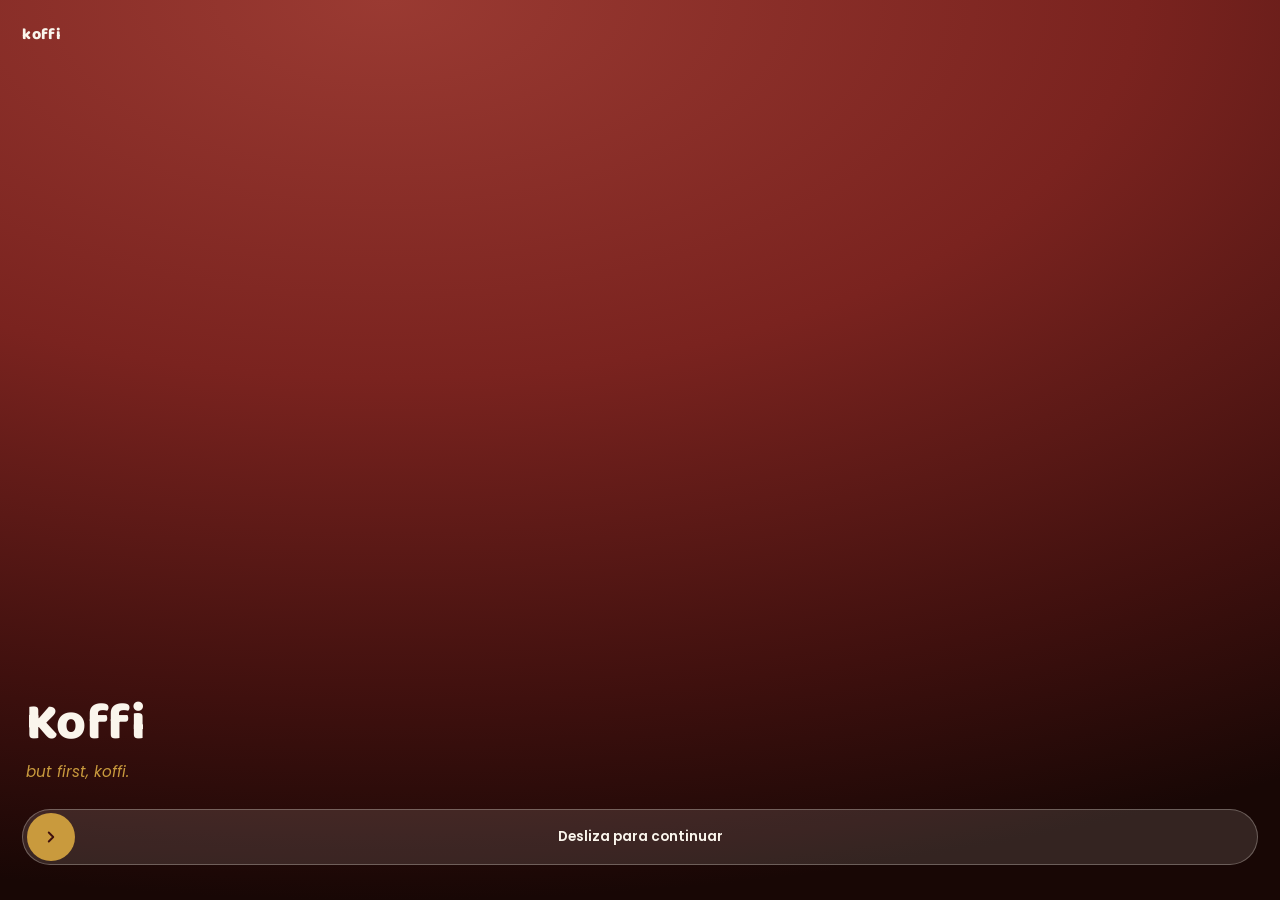
<file: index.html>
<!DOCTYPE html>
<html lang="es">
<head>
<meta charset="UTF-8">
<meta name="viewport" content="width=device-width, initial-scale=1.0">
<title>Koffi</title>
<meta name="description" content="Koffi Cuernavaca — menú, merch y eventos">
<link rel="preconnect" href="https://fonts.googleapis.com">
<link rel="preconnect" href="https://fonts.gstatic.com" crossorigin>
<link href="https://fonts.googleapis.com/css2?family=Baloo+2:wght@500;700;800&family=Poppins:wght@300;400;500;600;700&display=swap" rel="stylesheet">
<link rel="stylesheet" href="styles.css">
<style>
  html,body{height:100%;margin:0;overflow:hidden;}

  /* ---------- Portada (swipe) ---------- */
  .hero{
    position:relative;
    height:100vh;
    height:100dvh;
    display:flex;
    flex-direction:column;
    justify-content:space-between;
    overflow:hidden;
    color:var(--cream);
    /* EDITAR: cambia el gradiente por background-image:url('tu-foto.jpg') background-size:cover
       cuando tengas una foto real de café para la portada */
    background:radial-gradient(140% 100% at 30% 0%, var(--wine-soft) 0%, var(--wine) 42%, var(--wine-deep) 78%, #180705 100%);
  }
  .hero-top{display:flex;justify-content:space-between;align-items:center;padding:1.4rem 1.4rem 0;}
  .logo-mark{font-family:'Baloo 2',sans-serif;font-weight:800;font-size:1rem;letter-spacing:0.02em;color:var(--cream);}
  .hero-copy{padding:0 1.6rem;margin-top:auto;}
  .hero-copy h1{font-family:'Baloo 2',sans-serif;font-weight:800;font-size:clamp(2.4rem,11vw,3.2rem);line-height:1.05;margin:0 0 0.5rem;}
  .hero-copy p{font-family:'Poppins',sans-serif;font-style:italic;font-size:0.95rem;color:var(--gold);margin:0;}

  .swipe-wrap{padding:1.6rem 1.4rem 2.2rem;}
  .swipe-pill{
    position:relative;height:56px;border-radius:999px;
    background:rgba(250,245,236,0.12);border:1px solid rgba(250,245,236,0.28);
    display:flex;align-items:center;padding:4px;cursor:pointer;user-select:none;
  }
  .swipe-label{
    position:absolute;left:0;right:0;text-align:center;
    font-family:'Poppins',sans-serif;font-weight:600;font-size:0.85rem;
    color:var(--cream);pointer-events:none;
  }
  .swipe-handle{
    width:48px;height:48px;border-radius:50%;background:var(--gold);
    display:flex;align-items:center;justify-content:center;position:relative;z-index:2;
    touch-action:none;
  }
  .swipe-handle svg{width:18px;height:18px;}

  /* ---------- Menú (overlay) ---------- */
  .menu-screen{
    position:fixed;inset:0;background:var(--wine-deep);color:var(--cream);
    transform:translateY(100%);transition:transform .45s cubic-bezier(.4,0,.2,1);
    z-index:10;overflow:hidden;
  }
  .menu-screen.open{transform:translateY(0);}
  .menu-circle{position:absolute;top:-70px;right:-70px;width:210px;height:210px;border-radius:50%;background:var(--gold);opacity:0.9;}
  .menu-top{display:flex;justify-content:space-between;align-items:center;padding:1.4rem 1.4rem 0;position:relative;z-index:2;}
  .menu-close{background:none;border:none;color:var(--cream);font-size:1.5rem;line-height:1;cursor:pointer;padding:4px;}
  .menu-list{padding:3rem 1.6rem 0;position:relative;z-index:2;display:flex;flex-direction:column;gap:1.1rem;}
  .menu-list a{text-decoration:none;font-family:'Baloo 2',sans-serif;font-weight:700;font-size:1.7rem;color:rgba(250,245,236,0.45);}
  .menu-list a.active{color:var(--cream);}
  .menu-rule{margin:2.5rem 1.6rem 0;border:none;border-top:1px solid rgba(250,245,236,0.2);}

  :root{
    --wine:#7a231f;
    --wine-deep:#3f100e;
    --wine-soft:#9a3a32;
    --cream:#faf5ec;
    --cream-2:#f1e6d5;
    --ink:#241512;
    --ink-dim:#7a6a61;
    --gold:#c99a3d;
    --rule:rgba(36,21,18,0.12);
  }

  *{box-sizing:border-box;}
  html{-webkit-tap-highlight-color:transparent;}
  body{
    margin:0;
    background:var(--cream);
    color:var(--ink);
    font-family:'Poppins', sans-serif;
    -webkit-font-smoothing:antialiased;
    min-height:100vh;
  }

  @media (prefers-reduced-motion: no-preference){
    .reveal{
      opacity:0;
      transform:translateY(14px);
      transition:opacity .6s ease, transform .6s ease;
    }
    .reveal.is-visible{opacity:1;transform:translateY(0);}
  }

  /* ---------- Header ---------- */
  header{
    padding:2.6rem 1.25rem 2.2rem;
    text-align:center;
    background:radial-gradient(120% 100% at 50% 0%, var(--wine-soft) 0%, var(--wine) 45%, var(--wine-deep) 100%);
    color:var(--cream);
    position:relative;
  }

  .badge{
    width:88px;
    height:88px;
    border-radius:50%;
    background:var(--cream);
    border:3px solid var(--ink);
    display:flex;
    flex-direction:column;
    align-items:center;
    justify-content:center;
    margin:0 auto 1rem;
    line-height:0.78;
    box-shadow:0 4px 0 rgba(0,0,0,0.25);
  }
  .badge span{
    font-family:'Baloo 2', sans-serif;
    font-weight:800;
    font-size:1.55rem;
    color:var(--wine);
    letter-spacing:0.01em;
  }

  h1{
    font-family:'Baloo 2', sans-serif;
    font-weight:800;
    font-size:clamp(2.6rem, 10vw, 3.4rem);
    margin:0;
    line-height:1;
    letter-spacing:0.01em;
    color:var(--cream);
  }
  .location{
    font-family:'Poppins', sans-serif;
    font-weight:600;
    font-size:0.78rem;
    letter-spacing:0.3em;
    text-transform:uppercase;
    color:var(--gold);
    margin:0.55rem 0 0;
  }
  .tagline{
    font-family:'Poppins', sans-serif;
    font-weight:400;
    font-style:italic;
    color:rgba(250,245,236,0.75);
    margin:0.8rem 0 0;
    font-size:0.98rem;
  }

  .pdf-btn{
    display:inline-flex;
    align-items:center;
    gap:0.5rem;
    margin-top:1.5rem;
    padding:0.65rem 1.3rem;
    border:1.5px solid var(--gold);
    border-radius:999px;
    color:var(--gold);
    text-decoration:none;
    font-weight:600;
    font-size:0.85rem;
    letter-spacing:0.02em;
    transition:background .25s ease, color .25s ease;
  }
  .pdf-btn:hover{background:var(--gold);color:var(--wine-deep);}

  /* ---------- Sticky category nav ---------- */
  nav.categories{
    position:sticky;
    top:0;
    z-index:20;
    background:linear-gradient(var(--cream) 82%, transparent);
    padding:0.9rem 0 0.6rem;
    backdrop-filter:blur(2px);
  }
  .cat-scroll{
    display:flex;
    gap:0.55rem;
    overflow-x:auto;
    padding:0 1.1rem 0.3rem;
    scrollbar-width:none;
  }
  .cat-scroll::-webkit-scrollbar{display:none;}
  .cat-pill{
    flex:0 0 auto;
    font-family:'Poppins', sans-serif;
    font-weight:600;
    font-size:0.88rem;
    color:var(--wine);
    background:var(--cream);
    border:1.5px solid var(--wine);
    padding:0.45rem 1.05rem;
    border-radius:999px;
    cursor:pointer;
    white-space:nowrap;
    transition:all .2s ease;
  }
  .cat-pill.active{
    color:var(--cream);
    background:var(--wine);
    border-color:var(--wine);
  }

  /* ---------- Menu sections ---------- */
  main{
    max-width:640px;
    margin:0 auto;
    padding:0.6rem 1.1rem 3rem;
  }
  section.category{
    padding-top:2.2rem;
    scroll-margin-top:4.6rem;
  }
  .cat-heading{
    display:flex;
    align-items:center;
    gap:0.6rem;
    margin-bottom:0.5rem;
  }
  .cat-heading h2{
    font-family:'Baloo 2', sans-serif;
    font-weight:700;
    font-size:1.5rem;
    color:var(--wine);
    margin:0;
  }
  .count-chip{
    flex:0 0 auto;
    width:24px;
    height:24px;
    border-radius:50%;
    background:var(--gold);
    color:var(--wine-deep);
    font-family:'Poppins', sans-serif;
    font-weight:700;
    font-size:0.72rem;
    display:flex;
    align-items:center;
    justify-content:center;
  }
  .accent-bar{
    width:56px;
    height:5px;
    border-radius:999px;
    background:var(--gold);
    margin:0 0 1.15rem;
  }

  ul.items{list-style:none;margin:0;padding:0;}
  li.item{
    display:flex;
    justify-content:space-between;
    gap:1rem;
    padding:0.95rem 0;
    border-bottom:1px solid var(--rule);
  }
  li.item:last-child{border-bottom:none;}
  .item-info{flex:1;min-width:0;}
  .item-name-row{
    display:flex;
    align-items:center;
    flex-wrap:wrap;
    gap:0.4rem;
  }
  .item-name{
    font-weight:600;
    font-size:1.02rem;
    color:var(--ink);
  }
  .tag{
    font-size:0.63rem;
    font-weight:600;
    letter-spacing:0.03em;
    text-transform:uppercase;
    padding:0.15rem 0.5rem;
    border-radius:999px;
    border:1px solid var(--wine-soft);
    color:var(--wine);
  }
  .tag.star{
    border-color:var(--gold);
    color:var(--wine-deep);
    background:var(--gold);
    font-weight:700;
  }
  .item-desc{
    margin:0.25rem 0 0;
    font-size:0.85rem;
    color:var(--ink-dim);
    line-height:1.4;
  }
  .item-price{
    font-family:'Baloo 2', sans-serif;
    font-weight:700;
    font-size:1.1rem;
    color:var(--wine);
    white-space:nowrap;
    align-self:flex-start;
    padding-top:0.1rem;
  }

  /* ---------- Footer ---------- */
  footer{
    text-align:center;
    padding:2.4rem 1.25rem 3rem;
    background:var(--cream-2);
    color:var(--ink-dim);
    font-size:0.8rem;
    line-height:1.6;
  }
  footer .made{
    font-family:'Baloo 2', sans-serif;
    font-weight:700;
    font-size:1.05rem;
    color:var(--wine);
    margin-bottom:0.4rem;
  }
</style>
</head>
<body>

<div class="hero">
  <div class="hero-top">
    <span class="logo-mark">koffi</span>
  </div>
  <div class="hero-copy">
    <h1>Koffi</h1>
    <p>but first, koffi.</p>
  </div>
  <div class="swipe-wrap">
    <div class="swipe-pill" id="swipePill">
      <span class="swipe-label">Desliza para continuar</span>
      <div class="swipe-handle" id="swipeHandle">
        <svg viewBox="0 0 24 24" fill="none" stroke="#3f100e" stroke-width="2.5" stroke-linecap="round" stroke-linejoin="round"><path d="M9 6l6 6-6 6"/></svg>
      </div>
    </div>
  </div>
</div>

<!-- EDITAR: orden por longitud del texto, el más corto arriba -->
<div class="menu-screen" id="menuScreen">
  <div class="menu-circle"></div>
  <div class="menu-top">
    <span class="logo-mark">koffi</span>
    <button class="menu-close" id="menuClose" aria-label="Cerrar menú">&times;</button>
  </div>
  <nav class="menu-list">
    <a class="active" href="merch.html">Merch</a>
    <a href="eventos.html">Eventos</a>
    <a href="sucursal1.html">Menú sucursal 1</a>
    <a href="sucursal2.html">Menú sucursal 2</a>
  </nav>
  <hr class="menu-rule">
</div>

<script>
(function(){
  var pill = document.getElementById('swipePill');
  var handle = document.getElementById('swipeHandle');
  var menu = document.getElementById('menuScreen');
  var closeBtn = document.getElementById('menuClose');
  var dragging = false, startX = 0, currentX = 0, maxX = 0;

  function openMenu(){ menu.classList.add('open'); resetHandle(); }
  function closeMenu(){ menu.classList.remove('open'); }
  function resetHandle(){ handle.style.transform = 'translateX(0px)'; }

  function down(e){
    dragging = true;
    startX = e.clientX;
    maxX = pill.clientWidth - handle.clientWidth - 8;
    handle.setPointerCapture(e.pointerId);
  }
  function move(e){
    if(!dragging) return;
    currentX = Math.min(Math.max(0, e.clientX - startX), maxX);
    handle.style.transform = 'translateX(' + currentX + 'px)';
  }
  function up(){
    if(!dragging) return;
    dragging = false;
    if(currentX > maxX * 0.65){ openMenu(); } else { resetHandle(); }
    currentX = 0;
  }

  handle.addEventListener('pointerdown', down);
  window.addEventListener('pointermove', move);
  window.addEventListener('pointerup', up);
  pill.addEventListener('click', function(e){
    if(e.target === pill || e.target.classList.contains('swipe-label')) openMenu();
  });
  closeBtn.addEventListener('click', closeMenu);
})();
</script>

</body>
</html>
</file>
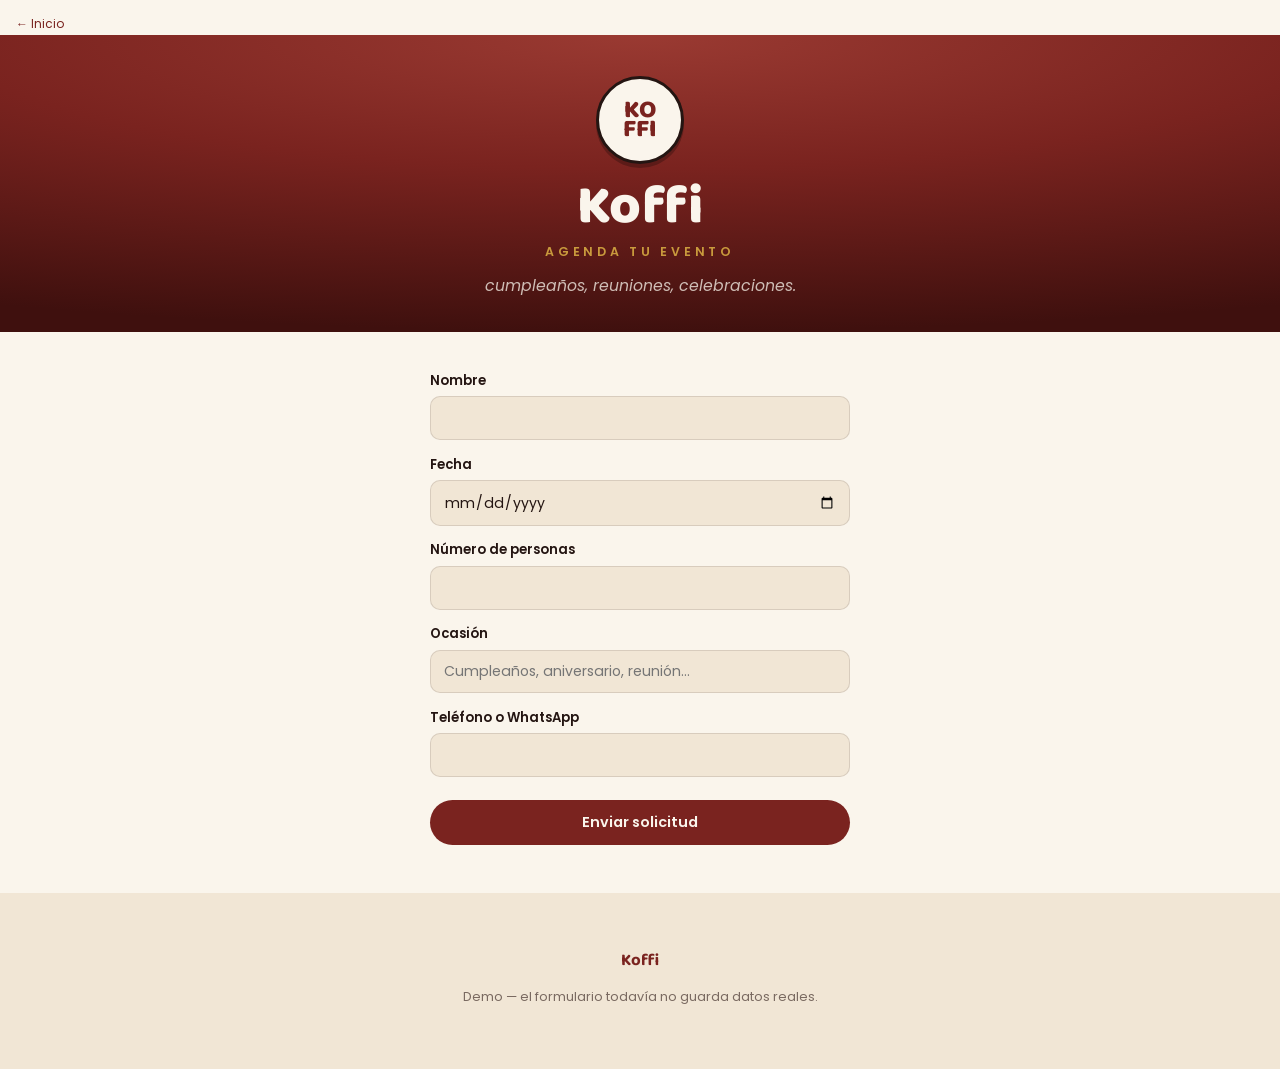
<file: eventos.html>
<!DOCTYPE html>
<html lang="es">
<head>
<meta charset="UTF-8">
<meta name="viewport" content="width=device-width, initial-scale=1.0">
<title>Koffi — Agenda tu evento</title>
<link rel="preconnect" href="https://fonts.googleapis.com">
<link rel="preconnect" href="https://fonts.gstatic.com" crossorigin>
<link href="https://fonts.googleapis.com/css2?family=Baloo+2:wght@500;700;800&family=Poppins:wght@300;400;500;600;700&display=swap" rel="stylesheet">
<link rel="stylesheet" href="styles.css">
<style>
  main.eventos{max-width:460px;margin:0 auto;padding:1.5rem 1.25rem 3rem;}
  main.eventos label{display:block;font-family:'Poppins',sans-serif;font-weight:600;font-size:0.82rem;color:var(--ink);margin:0.9rem 0 0.35rem;}
  main.eventos input{
    width:100%;box-sizing:border-box;border:1px solid var(--rule);border-radius:10px;
    padding:0.65rem 0.8rem;font-family:'Poppins',sans-serif;font-size:0.88rem;
    background:var(--cream-2);color:var(--ink);
  }
  .eventos-btn{
    margin-top:1.4rem;width:100%;background:var(--wine);color:var(--cream);border:none;
    border-radius:999px;font-family:'Poppins',sans-serif;font-weight:600;font-size:0.9rem;
    padding:0.75rem;cursor:pointer;
  }
  .eventos-btn:hover{background:var(--wine-deep);}
  #ok{display:none;text-align:center;padding:2rem 0;}
</style>
</head>
<body>

<div style="padding:0.6rem 1rem 0;"><a href="index.html" style="font-family:'Poppins',sans-serif;font-size:0.75rem;color:var(--wine);text-decoration:none;">&larr; Inicio</a></div>

<header>
  <div class="badge"><span>KO</span><span>FFI</span></div>
  <h1>Koffi</h1>
  <p class="location">Agenda tu evento</p>
  <p class="tagline">cumpleaños, reuniones, celebraciones.</p>
</header>

<!-- EDITAR: este formulario solo simula el envío. -->
<!-- Conéctalo a Google Forms, Supabase o Airtable para guardar las reservas de verdad. -->
<main class="eventos" id="form-wrap">
  <form id="eventoForm" onsubmit="return mostrarConfirmacion(event)">
    <label for="nombre">Nombre</label>
    <input id="nombre" required>
    <label for="fecha">Fecha</label>
    <input id="fecha" type="date" required>
    <label for="personas">Número de personas</label>
    <input id="personas" type="number" min="1" required>
    <label for="ocasion">Ocasión</label>
    <input id="ocasion" placeholder="Cumpleaños, aniversario, reunión…">
    <label for="contacto">Teléfono o WhatsApp</label>
    <input id="contacto" required>
    <button class="eventos-btn" type="submit">Enviar solicitud</button>
  </form>
</main>

<main class="eventos" id="ok">
  <p style="font-family:'Baloo 2',sans-serif;font-weight:700;color:var(--wine);font-size:1.1rem;">Solicitud enviada</p>
  <p style="font-family:'Poppins',sans-serif;color:var(--ink-dim);font-size:0.85rem;">Koffi revisa tu solicitud y te confirma por WhatsApp.</p>
</main>

<footer>
  <p class="made">Koffi</p>
  <p>Demo — el formulario todavía no guarda datos reales.</p>
</footer>

<script>
function mostrarConfirmacion(e){
  e.preventDefault();
  document.getElementById('form-wrap').style.display = 'none';
  document.getElementById('ok').style.display = 'block';
  return false;
}
</script>

</body>
</html>
</file>
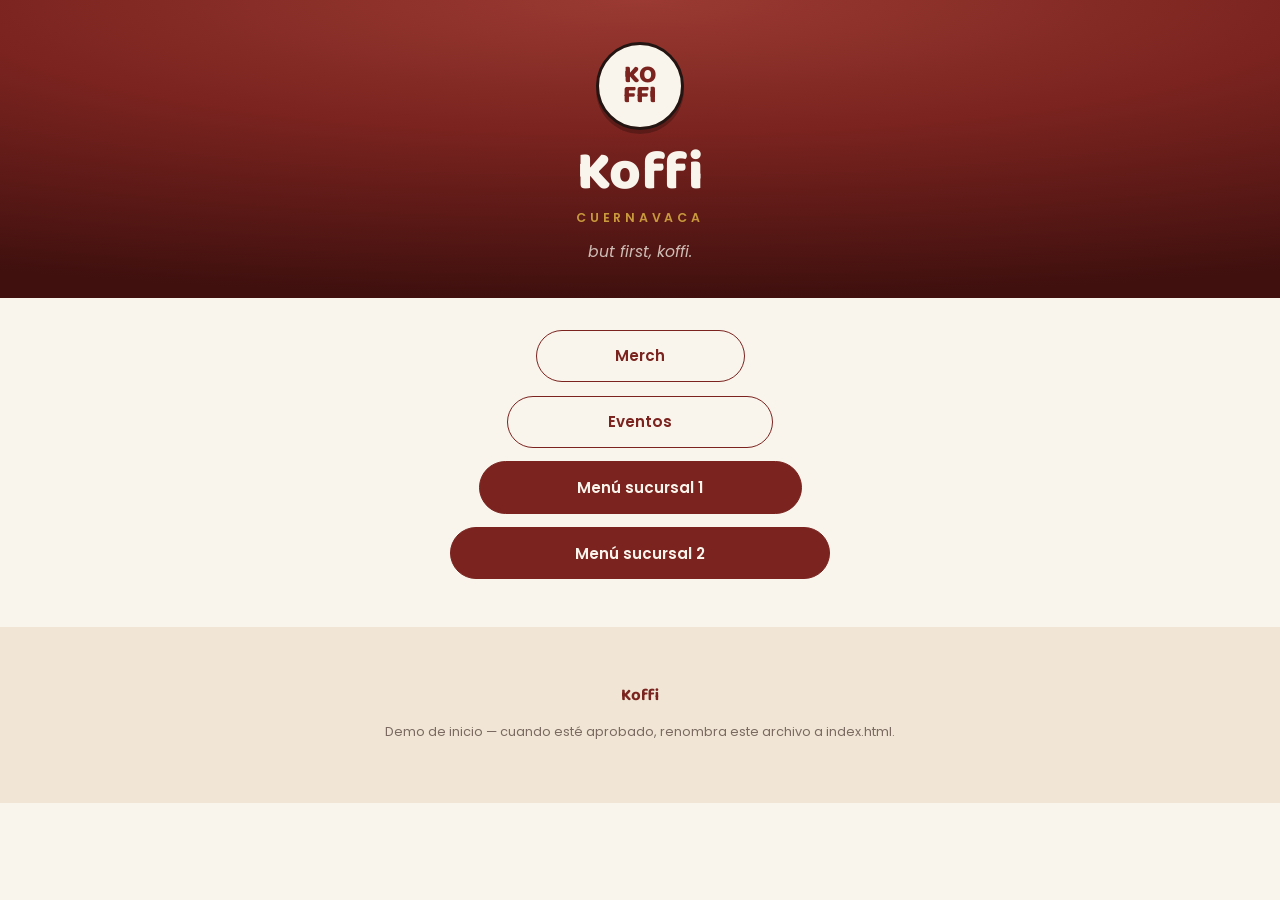
<file: inicio.html>
<!DOCTYPE html>
<html lang="es">
<head>
<meta charset="UTF-8">
<meta name="viewport" content="width=device-width, initial-scale=1.0">
<title>Koffi — Inicio</title>
<meta name="description" content="Koffi Cuernavaca — menú, merch y eventos">
<link rel="preconnect" href="https://fonts.googleapis.com">
<link rel="preconnect" href="https://fonts.gstatic.com" crossorigin>
<link href="https://fonts.googleapis.com/css2?family=Baloo+2:wght@500;700;800&family=Poppins:wght@300;400;500;600;700&display=swap" rel="stylesheet">
<link rel="stylesheet" href="styles.css">
<style>
  main.home{
    max-width:420px;
    margin:0 auto;
    padding:2rem 1.25rem 3rem;
    display:flex;
    flex-direction:column;
    align-items:center;
    gap:0.85rem;
  }
  .home-link{
    display:block;
    box-sizing:border-box;
    text-align:center;
    text-decoration:none;
    font-family:'Poppins', sans-serif;
    font-weight:600;
    font-size:0.95rem;
    padding:0.85rem 1.2rem;
    border-radius:999px;
    border:1.5px solid var(--wine);
    color:var(--wine);
    background:var(--cream);
    transition:background .2s ease, color .2s ease;
  }
  .home-link:hover{background:var(--wine);color:var(--cream);}
  .home-link.filled{background:var(--wine);color:var(--cream);}
  .home-link.filled:hover{background:var(--wine-deep);}
  .w-1{width:55%;}
  .w-2{width:70%;}
  .w-3{width:85%;}
  .w-4{width:100%;}
</style>
</head>
<body>

<header>
  <div class="badge"><span>KO</span><span>FFI</span></div>
  <h1>Koffi</h1>
  <p class="location">Cuernavaca</p>
  <p class="tagline">but first, koffi.</p>
</header>

<!-- EDITAR: los enlaces están ordenados por longitud del texto, el más corto arriba -->
<main class="home">
  <a class="home-link w-1" href="merch.html">Merch</a>
  <a class="home-link w-2" href="eventos.html">Eventos</a>
  <a class="home-link w-3 filled" href="sucursal1.html">Menú sucursal 1</a>
  <a class="home-link w-4 filled" href="sucursal2.html">Menú sucursal 2</a>
</main>

<footer>
  <p class="made">Koffi</p>
  <p>Demo de inicio — cuando esté aprobado, renombra este archivo a index.html.</p>
</footer>

</body>
</html>
</file>
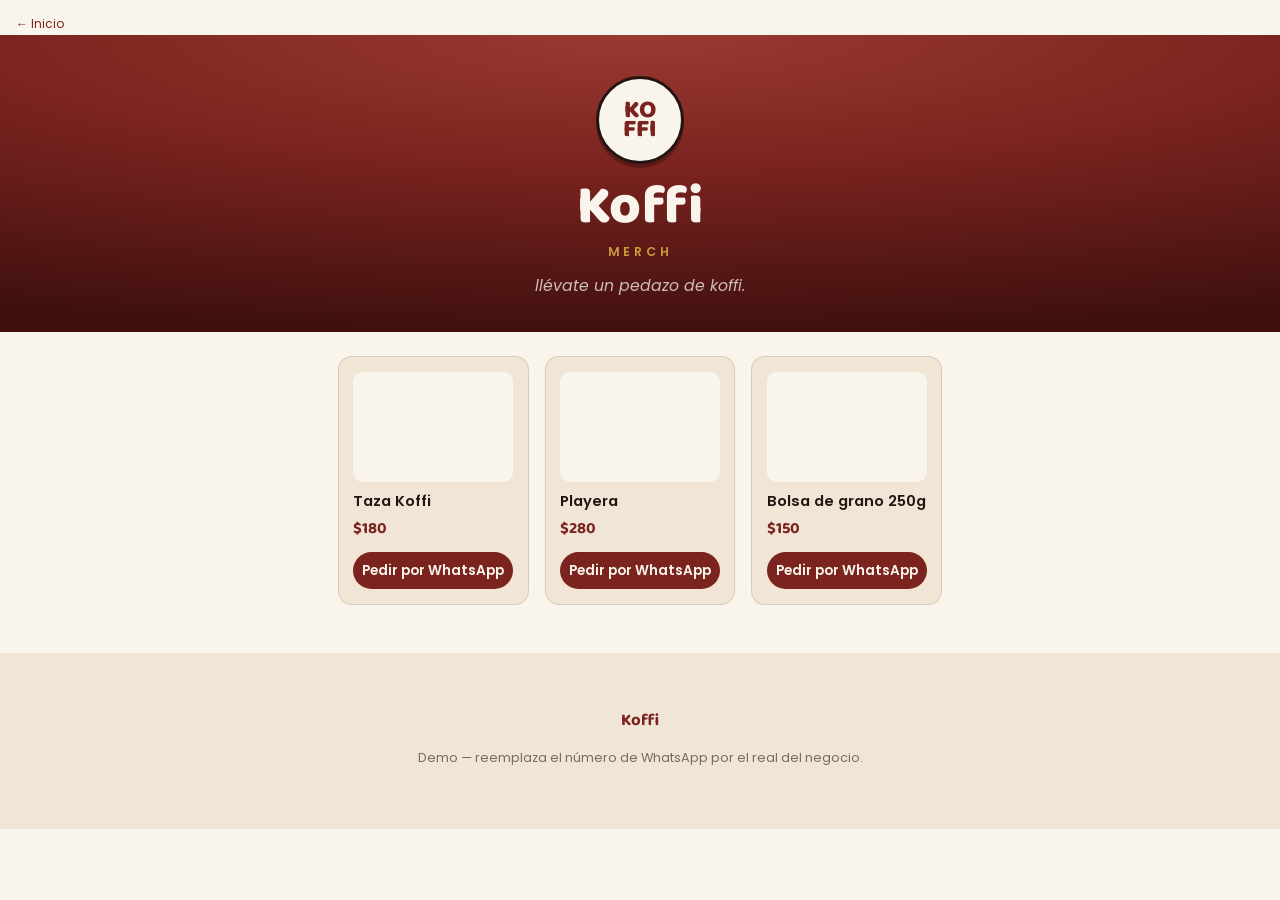
<file: merch.html>
<!DOCTYPE html>
<html lang="es">
<head>
<meta charset="UTF-8">
<meta name="viewport" content="width=device-width, initial-scale=1.0">
<title>Koffi — Merch</title>
<link rel="preconnect" href="https://fonts.googleapis.com">
<link rel="preconnect" href="https://fonts.gstatic.com" crossorigin>
<link href="https://fonts.googleapis.com/css2?family=Baloo+2:wght@500;700;800&family=Poppins:wght@300;400;500;600;700&display=swap" rel="stylesheet">
<link rel="stylesheet" href="styles.css">
<style>
  main.merch{max-width:640px;margin:0 auto;padding:1.5rem 1.1rem 3rem;}
  .merch-grid{display:grid;grid-template-columns:repeat(auto-fit,minmax(150px,1fr));gap:1rem;}
  .merch-card{background:var(--cream-2);border:1px solid var(--rule);border-radius:14px;padding:0.9rem;}
  .merch-img{height:110px;border-radius:10px;background:var(--cream);margin-bottom:0.6rem;}
  .merch-name{font-family:'Poppins',sans-serif;font-weight:600;font-size:0.92rem;color:var(--ink);margin:0;}
  .merch-price{font-family:'Baloo 2',sans-serif;font-weight:700;font-size:1rem;color:var(--wine);margin:0.2rem 0 0.7rem;}
  .wa-btn{display:block;text-align:center;text-decoration:none;background:var(--wine);color:var(--cream);border-radius:999px;font-family:'Poppins',sans-serif;font-weight:600;font-size:0.85rem;padding:0.55rem;}
  .wa-btn:hover{background:var(--wine-deep);}
</style>
</head>
<body>

<div style="padding:0.6rem 1rem 0;"><a href="index.html" style="font-family:'Poppins',sans-serif;font-size:0.75rem;color:var(--wine);text-decoration:none;">&larr; Inicio</a></div>

<header>
  <div class="badge"><span>KO</span><span>FFI</span></div>
  <h1>Koffi</h1>
  <p class="location">Merch</p>
  <p class="tagline">llévate un pedazo de koffi.</p>
</header>

<!-- EDITAR: cambia productos, precios, fotos y el número de WhatsApp -->
<main class="merch">
  <div class="merch-grid">
    <div class="merch-card">
      <div class="merch-img"></div>
      <p class="merch-name">Taza Koffi</p>
      <p class="merch-price">$180</p>
      <a class="wa-btn" href="https://wa.me/52XXXXXXXXXX?text=Hola%2C%20quiero%20pedir%20una%20taza%20Koffi" target="_blank" rel="noopener">Pedir por WhatsApp</a>
    </div>
    <div class="merch-card">
      <div class="merch-img"></div>
      <p class="merch-name">Playera</p>
      <p class="merch-price">$280</p>
      <a class="wa-btn" href="https://wa.me/52XXXXXXXXXX?text=Hola%2C%20quiero%20pedir%20una%20playera%20Koffi" target="_blank" rel="noopener">Pedir por WhatsApp</a>
    </div>
    <div class="merch-card">
      <div class="merch-img"></div>
      <p class="merch-name">Bolsa de grano 250g</p>
      <p class="merch-price">$150</p>
      <a class="wa-btn" href="https://wa.me/52XXXXXXXXXX?text=Hola%2C%20quiero%20pedir%20una%20bolsa%20de%20grano%20Koffi" target="_blank" rel="noopener">Pedir por WhatsApp</a>
    </div>
  </div>
</main>

<footer>
  <p class="made">Koffi</p>
  <p>Demo — reemplaza el número de WhatsApp por el real del negocio.</p>
</footer>

</body>
</html>
</file>
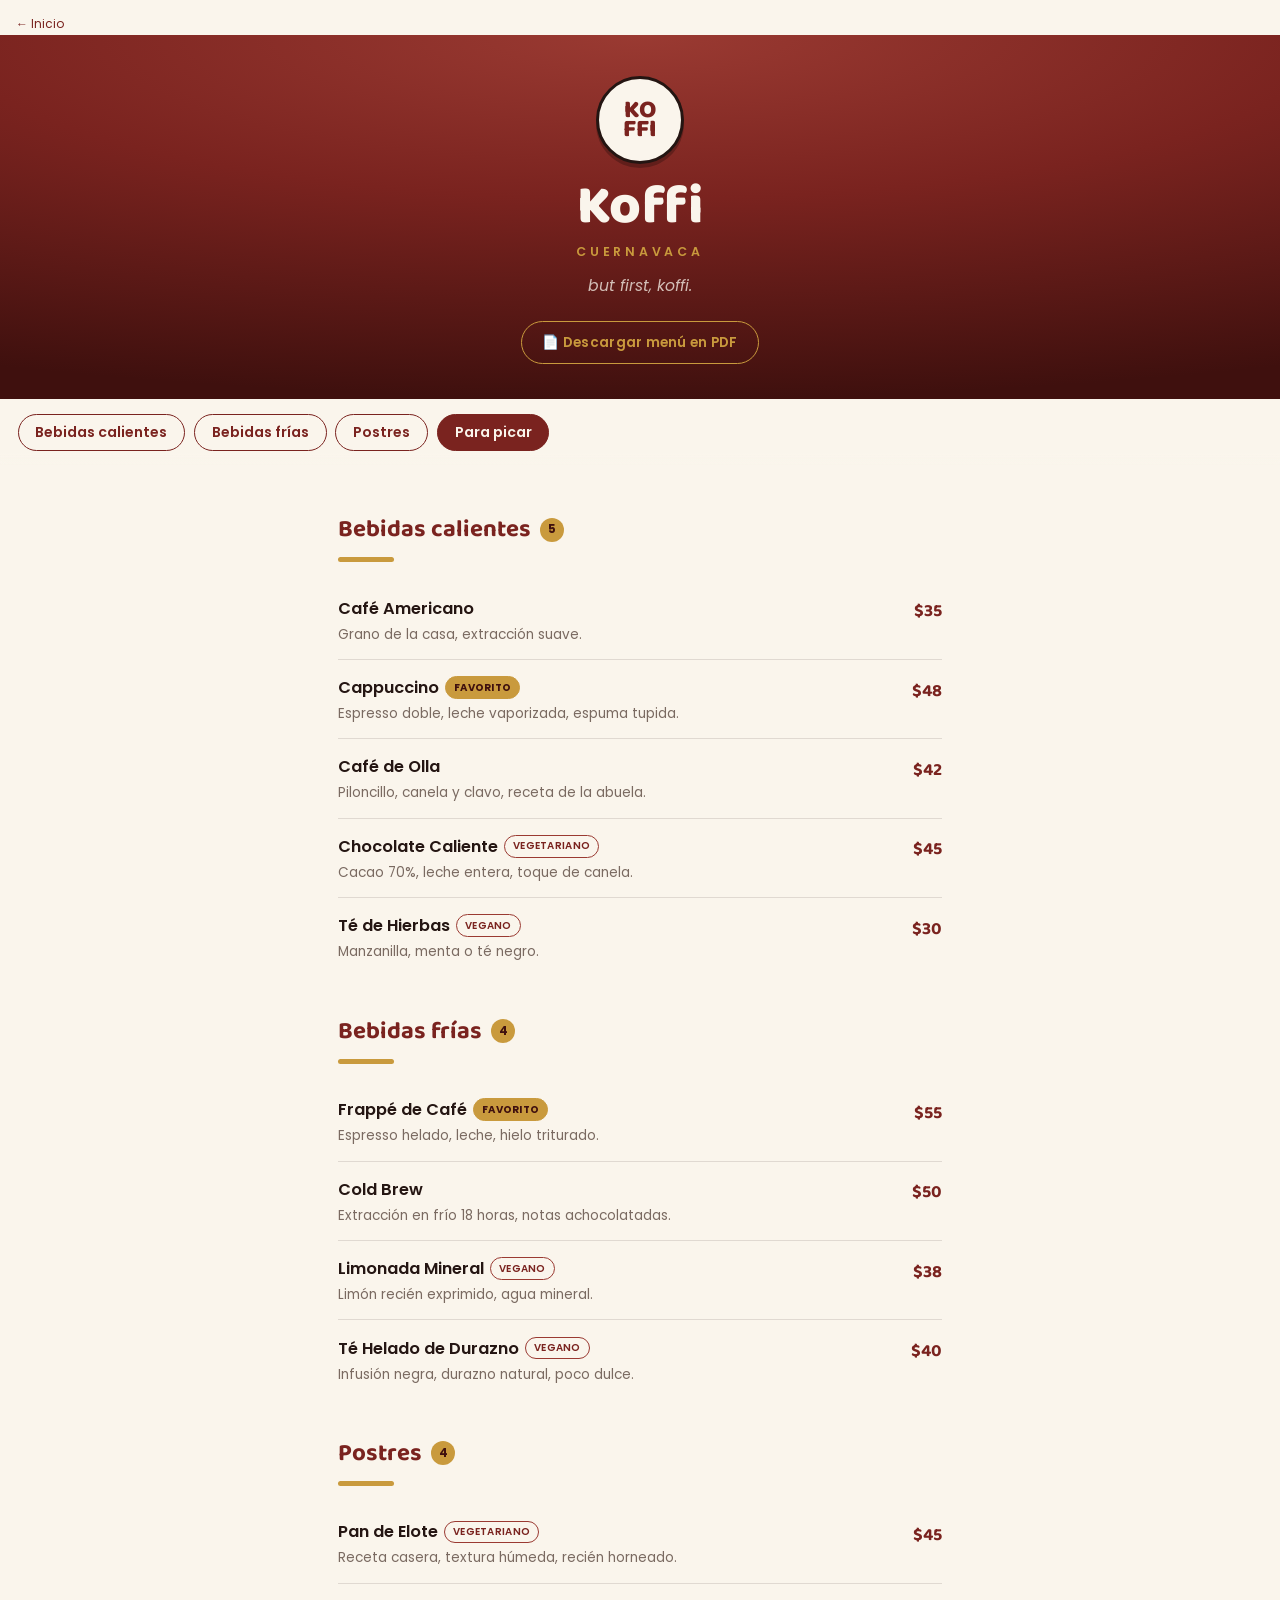
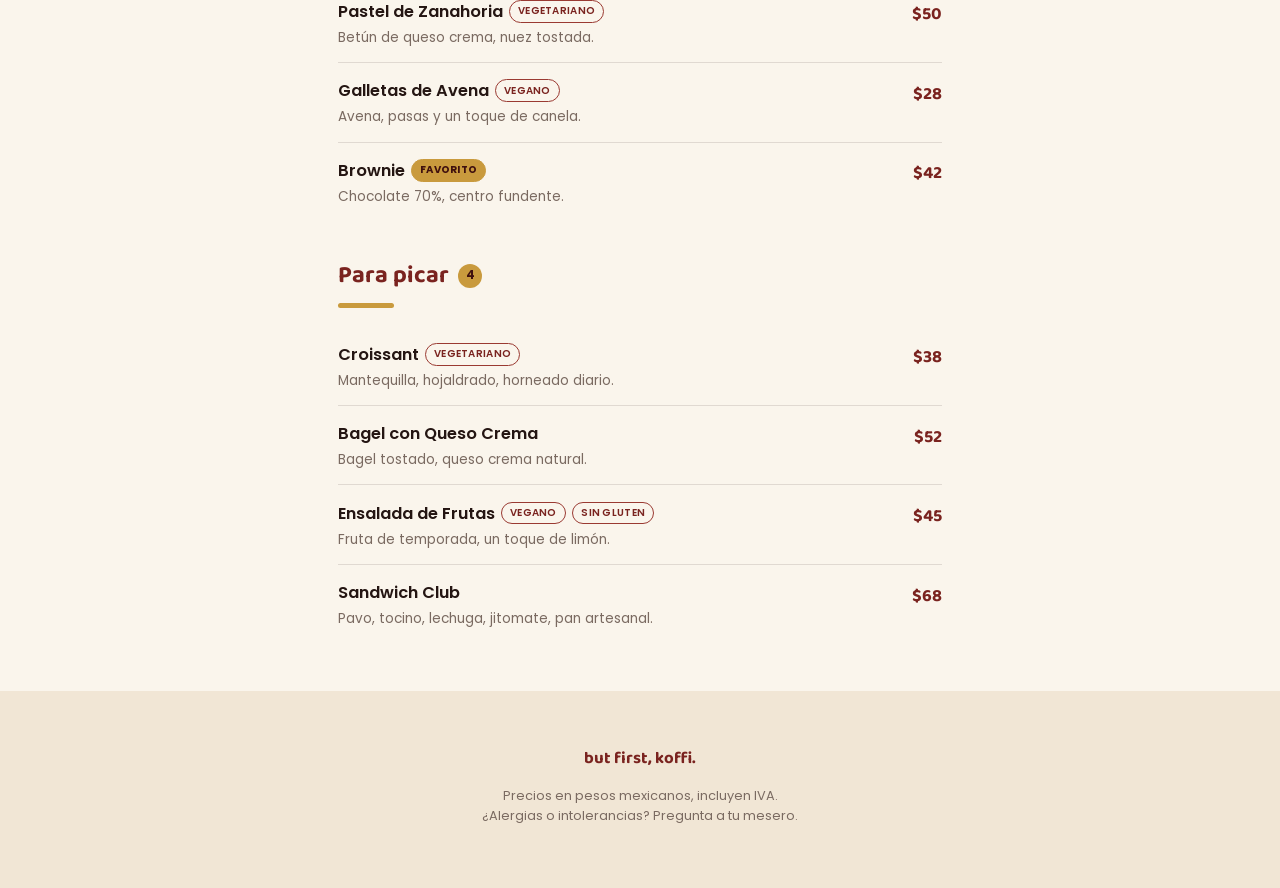
<file: sucursal1.html>
<!DOCTYPE html>
<html lang="es">
<head>
<meta charset="UTF-8">
<meta name="viewport" content="width=device-width, initial-scale=1.0">
<title>Koffi — Sucursal 1</title>
<meta name="description" content="Menú digital de Koffi Cuernavaca">
<link rel="preconnect" href="https://fonts.googleapis.com">
<link rel="preconnect" href="https://fonts.gstatic.com" crossorigin>
<link href="https://fonts.googleapis.com/css2?family=Baloo+2:wght@500;700;800&family=Poppins:wght@300;400;500;600;700&display=swap" rel="stylesheet">
<link rel="stylesheet" href="styles.css">
</head>
<body>

<div style="padding:0.6rem 1rem 0;"><a href="index.html" style="font-family:'Poppins',sans-serif;font-size:0.75rem;color:var(--wine);text-decoration:none;">&larr; Inicio</a></div>

<header>
  <div class="badge"><span>KO</span><span>FFI</span></div>
  <h1>Koffi</h1>
  <p class="location">Cuernavaca</p>
  <p class="tagline">but first, koffi.</p>

  <!-- EDITAR: reemplaza este enlace por tu PDF de Google Drive si quieres ofrecer descarga -->
  <a class="pdf-btn" href="#" target="_blank" rel="noopener">📄 Descargar menú en PDF</a>
</header>

<nav class="categories" aria-label="Categorías del menú">
  <div class="cat-scroll" id="catScroll">
    <button class="cat-pill" data-target="calientes">Bebidas calientes</button>
    <button class="cat-pill" data-target="frias">Bebidas frías</button>
    <button class="cat-pill" data-target="postres">Postres</button>
    <button class="cat-pill" data-target="snacks">Para picar</button>
  </div>
</nav>

<main>

  <!-- EDITAR: cambia nombres, descripciones y precios de cada sección -->

  <section class="category reveal" id="calientes">
    <div class="cat-heading">
      <h2>Bebidas calientes</h2>
      <span class="count-chip">5</span>
    </div>
    <div class="accent-bar"></div>
    <ul class="items">
      <li class="item">
        <div class="item-info">
          <div class="item-name-row">
            <span class="item-name">Café Americano</span>
          </div>
          <p class="item-desc">Grano de la casa, extracción suave.</p>
        </div>
        <span class="item-price">$35</span>
      </li>
      <li class="item">
        <div class="item-info">
          <div class="item-name-row">
            <span class="item-name">Cappuccino</span>
            <span class="tag star">Favorito</span>
          </div>
          <p class="item-desc">Espresso doble, leche vaporizada, espuma tupida.</p>
        </div>
        <span class="item-price">$48</span>
      </li>
      <li class="item">
        <div class="item-info">
          <div class="item-name-row">
            <span class="item-name">Café de Olla</span>
          </div>
          <p class="item-desc">Piloncillo, canela y clavo, receta de la abuela.</p>
        </div>
        <span class="item-price">$42</span>
      </li>
      <li class="item">
        <div class="item-info">
          <div class="item-name-row">
            <span class="item-name">Chocolate Caliente</span>
            <span class="tag">Vegetariano</span>
          </div>
          <p class="item-desc">Cacao 70%, leche entera, toque de canela.</p>
        </div>
        <span class="item-price">$45</span>
      </li>
      <li class="item">
        <div class="item-info">
          <div class="item-name-row">
            <span class="item-name">Té de Hierbas</span>
            <span class="tag">Vegano</span>
          </div>
          <p class="item-desc">Manzanilla, menta o té negro.</p>
        </div>
        <span class="item-price">$30</span>
      </li>
    </ul>
  </section>

  <section class="category reveal" id="frias">
    <div class="cat-heading">
      <h2>Bebidas frías</h2>
      <span class="count-chip">4</span>
    </div>
    <div class="accent-bar"></div>
    <ul class="items">
      <li class="item">
        <div class="item-info">
          <div class="item-name-row">
            <span class="item-name">Frappé de Café</span>
            <span class="tag star">Favorito</span>
          </div>
          <p class="item-desc">Espresso helado, leche, hielo triturado.</p>
        </div>
        <span class="item-price">$55</span>
      </li>
      <li class="item">
        <div class="item-info">
          <div class="item-name-row">
            <span class="item-name">Cold Brew</span>
          </div>
          <p class="item-desc">Extracción en frío 18 horas, notas achocolatadas.</p>
        </div>
        <span class="item-price">$50</span>
      </li>
      <li class="item">
        <div class="item-info">
          <div class="item-name-row">
            <span class="item-name">Limonada Mineral</span>
            <span class="tag">Vegano</span>
          </div>
          <p class="item-desc">Limón recién exprimido, agua mineral.</p>
        </div>
        <span class="item-price">$38</span>
      </li>
      <li class="item">
        <div class="item-info">
          <div class="item-name-row">
            <span class="item-name">Té Helado de Durazno</span>
            <span class="tag">Vegano</span>
          </div>
          <p class="item-desc">Infusión negra, durazno natural, poco dulce.</p>
        </div>
        <span class="item-price">$40</span>
      </li>
    </ul>
  </section>

  <section class="category reveal" id="postres">
    <div class="cat-heading">
      <h2>Postres</h2>
      <span class="count-chip">4</span>
    </div>
    <div class="accent-bar"></div>
    <ul class="items">
      <li class="item">
        <div class="item-info">
          <div class="item-name-row">
            <span class="item-name">Pan de Elote</span>
            <span class="tag">Vegetariano</span>
          </div>
          <p class="item-desc">Receta casera, textura húmeda, recién horneado.</p>
        </div>
        <span class="item-price">$45</span>
      </li>
      <li class="item">
        <div class="item-info">
          <div class="item-name-row">
            <span class="item-name">Pastel de Zanahoria</span>
            <span class="tag">Vegetariano</span>
          </div>
          <p class="item-desc">Betún de queso crema, nuez tostada.</p>
        </div>
        <span class="item-price">$50</span>
      </li>
      <li class="item">
        <div class="item-info">
          <div class="item-name-row">
            <span class="item-name">Galletas de Avena</span>
            <span class="tag">Vegano</span>
          </div>
          <p class="item-desc">Avena, pasas y un toque de canela.</p>
        </div>
        <span class="item-price">$28</span>
      </li>
      <li class="item">
        <div class="item-info">
          <div class="item-name-row">
            <span class="item-name">Brownie</span>
            <span class="tag star">Favorito</span>
          </div>
          <p class="item-desc">Chocolate 70%, centro fundente.</p>
        </div>
        <span class="item-price">$42</span>
      </li>
    </ul>
  </section>

  <section class="category reveal" id="snacks">
    <div class="cat-heading">
      <h2>Para picar</h2>
      <span class="count-chip">4</span>
    </div>
    <div class="accent-bar"></div>
    <ul class="items">
      <li class="item">
        <div class="item-info">
          <div class="item-name-row">
            <span class="item-name">Croissant</span>
            <span class="tag">Vegetariano</span>
          </div>
          <p class="item-desc">Mantequilla, hojaldrado, horneado diario.</p>
        </div>
        <span class="item-price">$38</span>
      </li>
      <li class="item">
        <div class="item-info">
          <div class="item-name-row">
            <span class="item-name">Bagel con Queso Crema</span>
          </div>
          <p class="item-desc">Bagel tostado, queso crema natural.</p>
        </div>
        <span class="item-price">$52</span>
      </li>
      <li class="item">
        <div class="item-info">
          <div class="item-name-row">
            <span class="item-name">Ensalada de Frutas</span>
            <span class="tag">Vegano</span>
            <span class="tag">Sin gluten</span>
          </div>
          <p class="item-desc">Fruta de temporada, un toque de limón.</p>
        </div>
        <span class="item-price">$45</span>
      </li>
      <li class="item">
        <div class="item-info">
          <div class="item-name-row">
            <span class="item-name">Sandwich Club</span>
          </div>
          <p class="item-desc">Pavo, tocino, lechuga, jitomate, pan artesanal.</p>
        </div>
        <span class="item-price">$68</span>
      </li>
    </ul>
  </section>

</main>

<footer>
  <p class="made">but first, koffi.</p>
  <p>Precios en pesos mexicanos, incluyen IVA.<br>
  ¿Alergias o intolerancias? Pregunta a tu mesero.</p>
</footer>

<script src="script.js" defer></script>

</body>
</html>
</file>
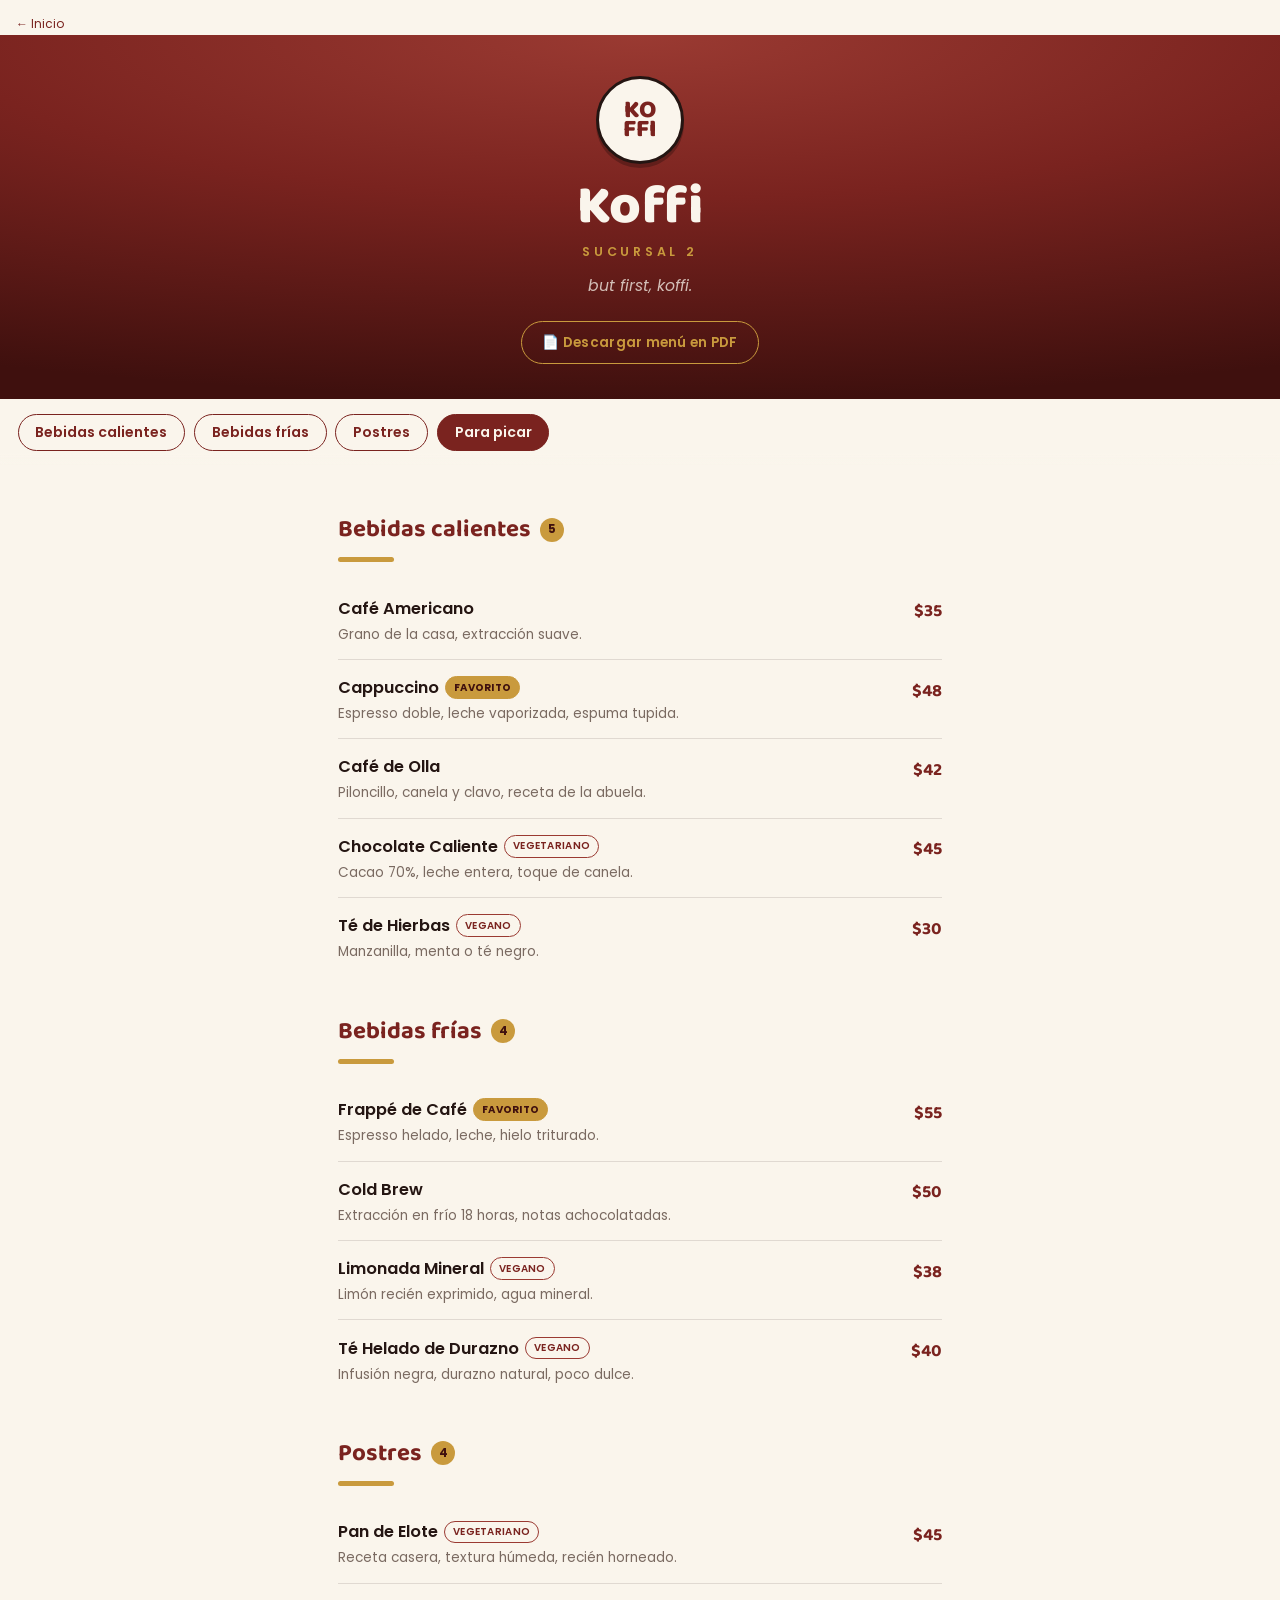
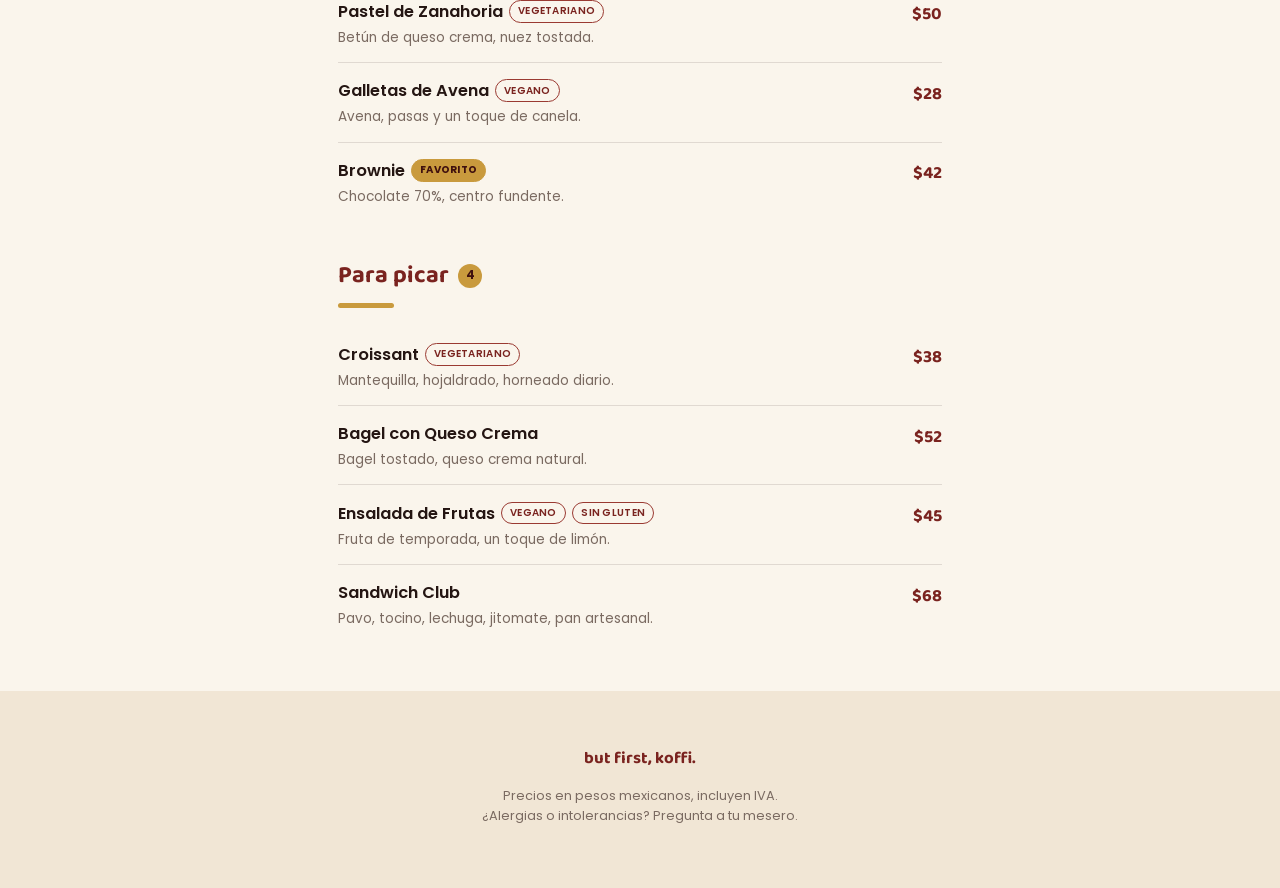
<file: sucursal2.html>
<!DOCTYPE html>
<html lang="es">
<head>
<meta charset="UTF-8">
<meta name="viewport" content="width=device-width, initial-scale=1.0">
<title>Koffi — Sucursal 2</title>
<meta name="description" content="Menú digital de Koffi Cuernavaca">
<link rel="preconnect" href="https://fonts.googleapis.com">
<link rel="preconnect" href="https://fonts.gstatic.com" crossorigin>
<link href="https://fonts.googleapis.com/css2?family=Baloo+2:wght@500;700;800&family=Poppins:wght@300;400;500;600;700&display=swap" rel="stylesheet">
<link rel="stylesheet" href="styles.css">
</head>
<body>

<div style="padding:0.6rem 1rem 0;"><a href="index.html" style="font-family:'Poppins',sans-serif;font-size:0.75rem;color:var(--wine);text-decoration:none;">&larr; Inicio</a></div>

<!-- EDITAR: estos son los mismos platillos que sucursal 1, reemplaza por el menú real de sucursal 2 -->
<header>
  <div class="badge"><span>KO</span><span>FFI</span></div>
  <h1>Koffi</h1>
  <p class="location">Sucursal 2</p>
  <p class="tagline">but first, koffi.</p>

  <!-- EDITAR: reemplaza este enlace por tu PDF de Google Drive si quieres ofrecer descarga -->
  <a class="pdf-btn" href="#" target="_blank" rel="noopener">📄 Descargar menú en PDF</a>
</header>

<nav class="categories" aria-label="Categorías del menú">
  <div class="cat-scroll" id="catScroll">
    <button class="cat-pill" data-target="calientes">Bebidas calientes</button>
    <button class="cat-pill" data-target="frias">Bebidas frías</button>
    <button class="cat-pill" data-target="postres">Postres</button>
    <button class="cat-pill" data-target="snacks">Para picar</button>
  </div>
</nav>

<main>

  <!-- EDITAR: cambia nombres, descripciones y precios de cada sección -->

  <section class="category reveal" id="calientes">
    <div class="cat-heading">
      <h2>Bebidas calientes</h2>
      <span class="count-chip">5</span>
    </div>
    <div class="accent-bar"></div>
    <ul class="items">
      <li class="item">
        <div class="item-info">
          <div class="item-name-row">
            <span class="item-name">Café Americano</span>
          </div>
          <p class="item-desc">Grano de la casa, extracción suave.</p>
        </div>
        <span class="item-price">$35</span>
      </li>
      <li class="item">
        <div class="item-info">
          <div class="item-name-row">
            <span class="item-name">Cappuccino</span>
            <span class="tag star">Favorito</span>
          </div>
          <p class="item-desc">Espresso doble, leche vaporizada, espuma tupida.</p>
        </div>
        <span class="item-price">$48</span>
      </li>
      <li class="item">
        <div class="item-info">
          <div class="item-name-row">
            <span class="item-name">Café de Olla</span>
          </div>
          <p class="item-desc">Piloncillo, canela y clavo, receta de la abuela.</p>
        </div>
        <span class="item-price">$42</span>
      </li>
      <li class="item">
        <div class="item-info">
          <div class="item-name-row">
            <span class="item-name">Chocolate Caliente</span>
            <span class="tag">Vegetariano</span>
          </div>
          <p class="item-desc">Cacao 70%, leche entera, toque de canela.</p>
        </div>
        <span class="item-price">$45</span>
      </li>
      <li class="item">
        <div class="item-info">
          <div class="item-name-row">
            <span class="item-name">Té de Hierbas</span>
            <span class="tag">Vegano</span>
          </div>
          <p class="item-desc">Manzanilla, menta o té negro.</p>
        </div>
        <span class="item-price">$30</span>
      </li>
    </ul>
  </section>

  <section class="category reveal" id="frias">
    <div class="cat-heading">
      <h2>Bebidas frías</h2>
      <span class="count-chip">4</span>
    </div>
    <div class="accent-bar"></div>
    <ul class="items">
      <li class="item">
        <div class="item-info">
          <div class="item-name-row">
            <span class="item-name">Frappé de Café</span>
            <span class="tag star">Favorito</span>
          </div>
          <p class="item-desc">Espresso helado, leche, hielo triturado.</p>
        </div>
        <span class="item-price">$55</span>
      </li>
      <li class="item">
        <div class="item-info">
          <div class="item-name-row">
            <span class="item-name">Cold Brew</span>
          </div>
          <p class="item-desc">Extracción en frío 18 horas, notas achocolatadas.</p>
        </div>
        <span class="item-price">$50</span>
      </li>
      <li class="item">
        <div class="item-info">
          <div class="item-name-row">
            <span class="item-name">Limonada Mineral</span>
            <span class="tag">Vegano</span>
          </div>
          <p class="item-desc">Limón recién exprimido, agua mineral.</p>
        </div>
        <span class="item-price">$38</span>
      </li>
      <li class="item">
        <div class="item-info">
          <div class="item-name-row">
            <span class="item-name">Té Helado de Durazno</span>
            <span class="tag">Vegano</span>
          </div>
          <p class="item-desc">Infusión negra, durazno natural, poco dulce.</p>
        </div>
        <span class="item-price">$40</span>
      </li>
    </ul>
  </section>

  <section class="category reveal" id="postres">
    <div class="cat-heading">
      <h2>Postres</h2>
      <span class="count-chip">4</span>
    </div>
    <div class="accent-bar"></div>
    <ul class="items">
      <li class="item">
        <div class="item-info">
          <div class="item-name-row">
            <span class="item-name">Pan de Elote</span>
            <span class="tag">Vegetariano</span>
          </div>
          <p class="item-desc">Receta casera, textura húmeda, recién horneado.</p>
        </div>
        <span class="item-price">$45</span>
      </li>
      <li class="item">
        <div class="item-info">
          <div class="item-name-row">
            <span class="item-name">Pastel de Zanahoria</span>
            <span class="tag">Vegetariano</span>
          </div>
          <p class="item-desc">Betún de queso crema, nuez tostada.</p>
        </div>
        <span class="item-price">$50</span>
      </li>
      <li class="item">
        <div class="item-info">
          <div class="item-name-row">
            <span class="item-name">Galletas de Avena</span>
            <span class="tag">Vegano</span>
          </div>
          <p class="item-desc">Avena, pasas y un toque de canela.</p>
        </div>
        <span class="item-price">$28</span>
      </li>
      <li class="item">
        <div class="item-info">
          <div class="item-name-row">
            <span class="item-name">Brownie</span>
            <span class="tag star">Favorito</span>
          </div>
          <p class="item-desc">Chocolate 70%, centro fundente.</p>
        </div>
        <span class="item-price">$42</span>
      </li>
    </ul>
  </section>

  <section class="category reveal" id="snacks">
    <div class="cat-heading">
      <h2>Para picar</h2>
      <span class="count-chip">4</span>
    </div>
    <div class="accent-bar"></div>
    <ul class="items">
      <li class="item">
        <div class="item-info">
          <div class="item-name-row">
            <span class="item-name">Croissant</span>
            <span class="tag">Vegetariano</span>
          </div>
          <p class="item-desc">Mantequilla, hojaldrado, horneado diario.</p>
        </div>
        <span class="item-price">$38</span>
      </li>
      <li class="item">
        <div class="item-info">
          <div class="item-name-row">
            <span class="item-name">Bagel con Queso Crema</span>
          </div>
          <p class="item-desc">Bagel tostado, queso crema natural.</p>
        </div>
        <span class="item-price">$52</span>
      </li>
      <li class="item">
        <div class="item-info">
          <div class="item-name-row">
            <span class="item-name">Ensalada de Frutas</span>
            <span class="tag">Vegano</span>
            <span class="tag">Sin gluten</span>
          </div>
          <p class="item-desc">Fruta de temporada, un toque de limón.</p>
        </div>
        <span class="item-price">$45</span>
      </li>
      <li class="item">
        <div class="item-info">
          <div class="item-name-row">
            <span class="item-name">Sandwich Club</span>
          </div>
          <p class="item-desc">Pavo, tocino, lechuga, jitomate, pan artesanal.</p>
        </div>
        <span class="item-price">$68</span>
      </li>
    </ul>
  </section>

</main>

<footer>
  <p class="made">but first, koffi.</p>
  <p>Precios en pesos mexicanos, incluyen IVA.<br>
  ¿Alergias o intolerancias? Pregunta a tu mesero.</p>
</footer>

<script src="script.js" defer></script>

</body>
</html>
</file>
<file: styles.css>
:root{
    --wine:#7a231f;
    --wine-deep:#3f100e;
    --wine-soft:#9a3a32;
    --cream:#faf5ec;
    --cream-2:#f1e6d5;
    --ink:#241512;
    --ink-dim:#7a6a61;
    --gold:#c99a3d;
    --rule:rgba(36,21,18,0.12);
  }

  *{box-sizing:border-box;}
  html{-webkit-tap-highlight-color:transparent;}
  body{
    margin:0;
    background:var(--cream);
    color:var(--ink);
    font-family:'Poppins', sans-serif;
    -webkit-font-smoothing:antialiased;
    min-height:100vh;
  }

  @media (prefers-reduced-motion: no-preference){
    .reveal{
      opacity:0;
      transform:translateY(14px);
      transition:opacity .6s ease, transform .6s ease;
    }
    .reveal.is-visible{opacity:1;transform:translateY(0);}
  }

  /* ---------- Header ---------- */
  header{
    padding:2.6rem 1.25rem 2.2rem;
    text-align:center;
    background:radial-gradient(120% 100% at 50% 0%, var(--wine-soft) 0%, var(--wine) 45%, var(--wine-deep) 100%);
    color:var(--cream);
    position:relative;
  }

  .badge{
    width:88px;
    height:88px;
    border-radius:50%;
    background:var(--cream);
    border:3px solid var(--ink);
    display:flex;
    flex-direction:column;
    align-items:center;
    justify-content:center;
    margin:0 auto 1rem;
    line-height:0.78;
    box-shadow:0 4px 0 rgba(0,0,0,0.25);
  }
  .badge span{
    font-family:'Baloo 2', sans-serif;
    font-weight:800;
    font-size:1.55rem;
    color:var(--wine);
    letter-spacing:0.01em;
  }

  h1{
    font-family:'Baloo 2', sans-serif;
    font-weight:800;
    font-size:clamp(2.6rem, 10vw, 3.4rem);
    margin:0;
    line-height:1;
    letter-spacing:0.01em;
    color:var(--cream);
  }
  .location{
    font-family:'Poppins', sans-serif;
    font-weight:600;
    font-size:0.78rem;
    letter-spacing:0.3em;
    text-transform:uppercase;
    color:var(--gold);
    margin:0.55rem 0 0;
  }
  .tagline{
    font-family:'Poppins', sans-serif;
    font-weight:400;
    font-style:italic;
    color:rgba(250,245,236,0.75);
    margin:0.8rem 0 0;
    font-size:0.98rem;
  }

  .pdf-btn{
    display:inline-flex;
    align-items:center;
    gap:0.5rem;
    margin-top:1.5rem;
    padding:0.65rem 1.3rem;
    border:1.5px solid var(--gold);
    border-radius:999px;
    color:var(--gold);
    text-decoration:none;
    font-weight:600;
    font-size:0.85rem;
    letter-spacing:0.02em;
    transition:background .25s ease, color .25s ease;
  }
  .pdf-btn:hover{background:var(--gold);color:var(--wine-deep);}

  /* ---------- Sticky category nav ---------- */
  nav.categories{
    position:sticky;
    top:0;
    z-index:20;
    background:linear-gradient(var(--cream) 82%, transparent);
    padding:0.9rem 0 0.6rem;
    backdrop-filter:blur(2px);
  }
  .cat-scroll{
    display:flex;
    gap:0.55rem;
    overflow-x:auto;
    padding:0 1.1rem 0.3rem;
    scrollbar-width:none;
  }
  .cat-scroll::-webkit-scrollbar{display:none;}
  .cat-pill{
    flex:0 0 auto;
    font-family:'Poppins', sans-serif;
    font-weight:600;
    font-size:0.88rem;
    color:var(--wine);
    background:var(--cream);
    border:1.5px solid var(--wine);
    padding:0.45rem 1.05rem;
    border-radius:999px;
    cursor:pointer;
    white-space:nowrap;
    transition:all .2s ease;
  }
  .cat-pill.active{
    color:var(--cream);
    background:var(--wine);
    border-color:var(--wine);
  }

  /* ---------- Menu sections ---------- */
  main{
    max-width:640px;
    margin:0 auto;
    padding:0.6rem 1.1rem 3rem;
  }
  section.category{
    padding-top:2.2rem;
    scroll-margin-top:4.6rem;
  }
  .cat-heading{
    display:flex;
    align-items:center;
    gap:0.6rem;
    margin-bottom:0.5rem;
  }
  .cat-heading h2{
    font-family:'Baloo 2', sans-serif;
    font-weight:700;
    font-size:1.5rem;
    color:var(--wine);
    margin:0;
  }
  .count-chip{
    flex:0 0 auto;
    width:24px;
    height:24px;
    border-radius:50%;
    background:var(--gold);
    color:var(--wine-deep);
    font-family:'Poppins', sans-serif;
    font-weight:700;
    font-size:0.72rem;
    display:flex;
    align-items:center;
    justify-content:center;
  }
  .accent-bar{
    width:56px;
    height:5px;
    border-radius:999px;
    background:var(--gold);
    margin:0 0 1.15rem;
  }

  ul.items{list-style:none;margin:0;padding:0;}
  li.item{
    display:flex;
    justify-content:space-between;
    gap:1rem;
    padding:0.95rem 0;
    border-bottom:1px solid var(--rule);
  }
  li.item:last-child{border-bottom:none;}
  .item-info{flex:1;min-width:0;}
  .item-name-row{
    display:flex;
    align-items:center;
    flex-wrap:wrap;
    gap:0.4rem;
  }
  .item-name{
    font-weight:600;
    font-size:1.02rem;
    color:var(--ink);
  }
  .tag{
    font-size:0.63rem;
    font-weight:600;
    letter-spacing:0.03em;
    text-transform:uppercase;
    padding:0.15rem 0.5rem;
    border-radius:999px;
    border:1px solid var(--wine-soft);
    color:var(--wine);
  }
  .tag.star{
    border-color:var(--gold);
    color:var(--wine-deep);
    background:var(--gold);
    font-weight:700;
  }
  .item-desc{
    margin:0.25rem 0 0;
    font-size:0.85rem;
    color:var(--ink-dim);
    line-height:1.4;
  }
  .item-price{
    font-family:'Baloo 2', sans-serif;
    font-weight:700;
    font-size:1.1rem;
    color:var(--wine);
    white-space:nowrap;
    align-self:flex-start;
    padding-top:0.1rem;
  }

  /* ---------- Footer ---------- */
  footer{
    text-align:center;
    padding:2.4rem 1.25rem 3rem;
    background:var(--cream-2);
    color:var(--ink-dim);
    font-size:0.8rem;
    line-height:1.6;
  }
  footer .made{
    font-family:'Baloo 2', sans-serif;
    font-weight:700;
    font-size:1.05rem;
    color:var(--wine);
    margin-bottom:0.4rem;
  }
</file>
